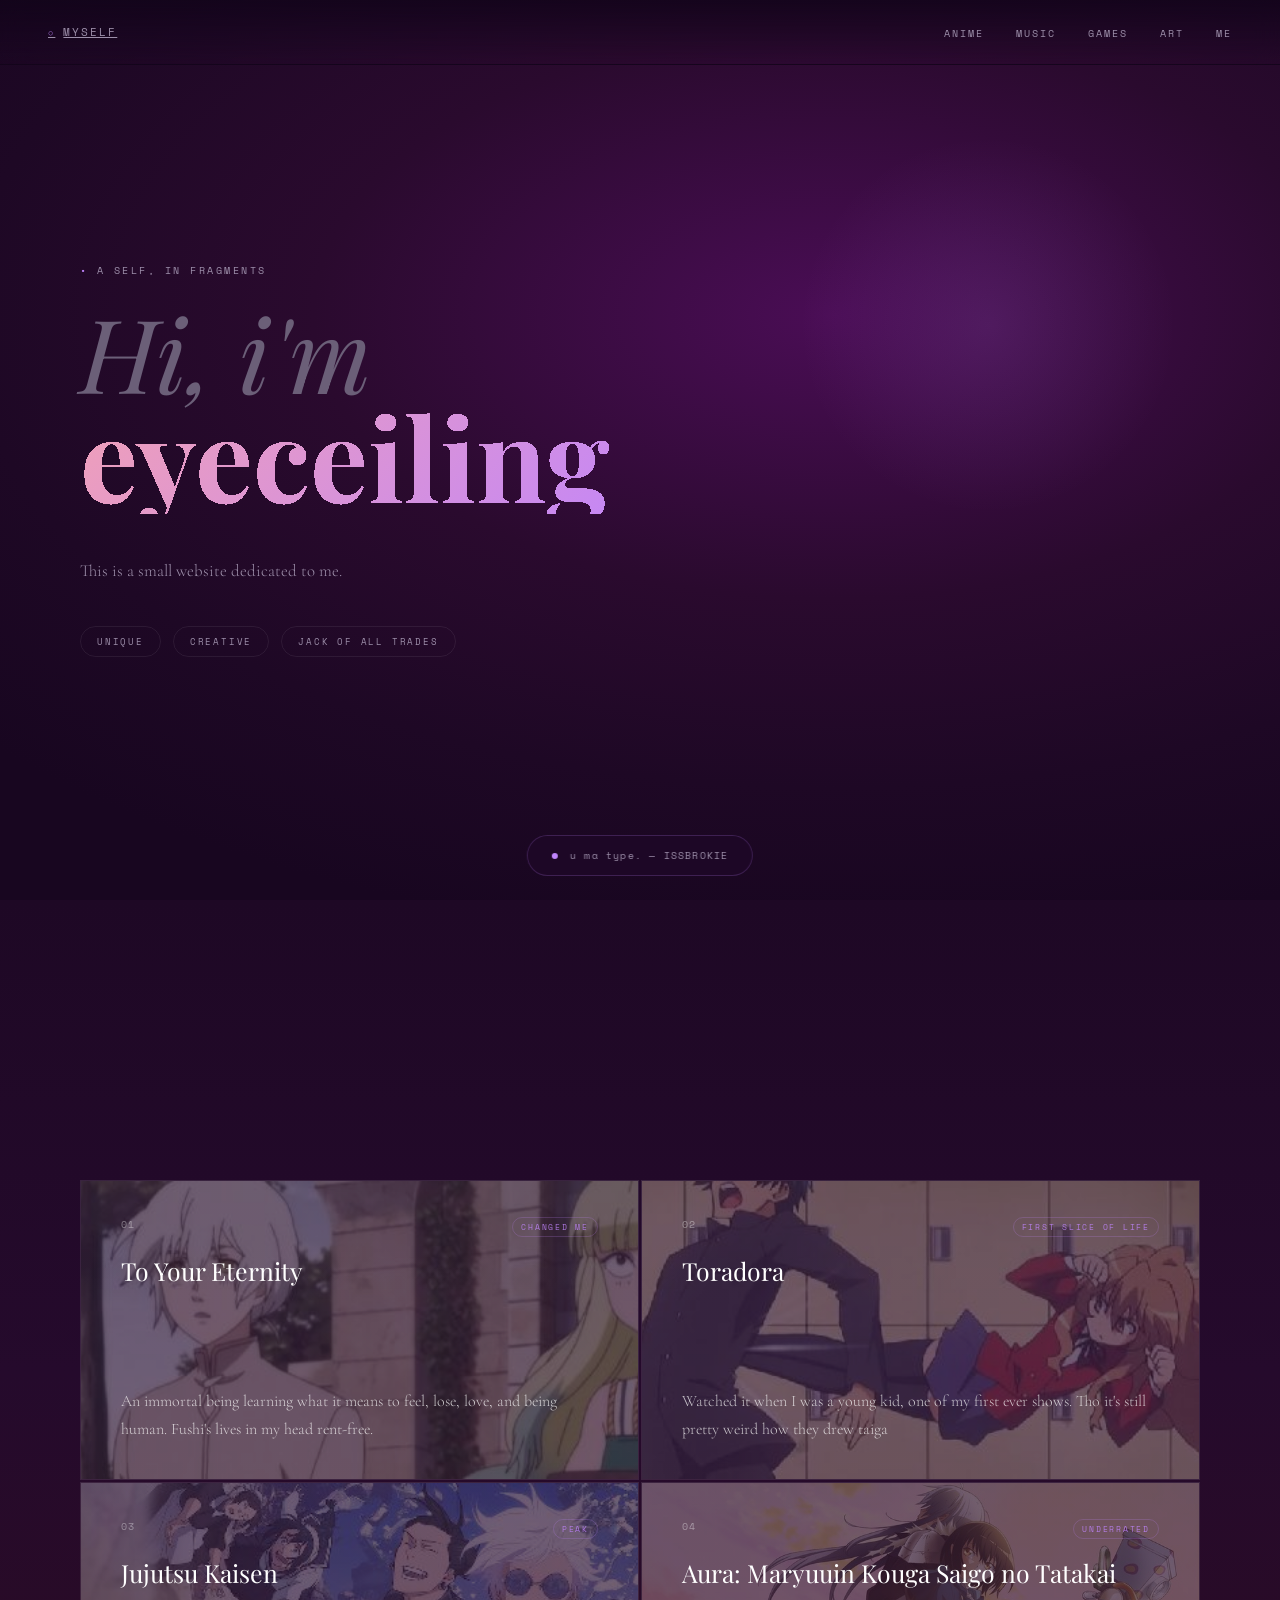
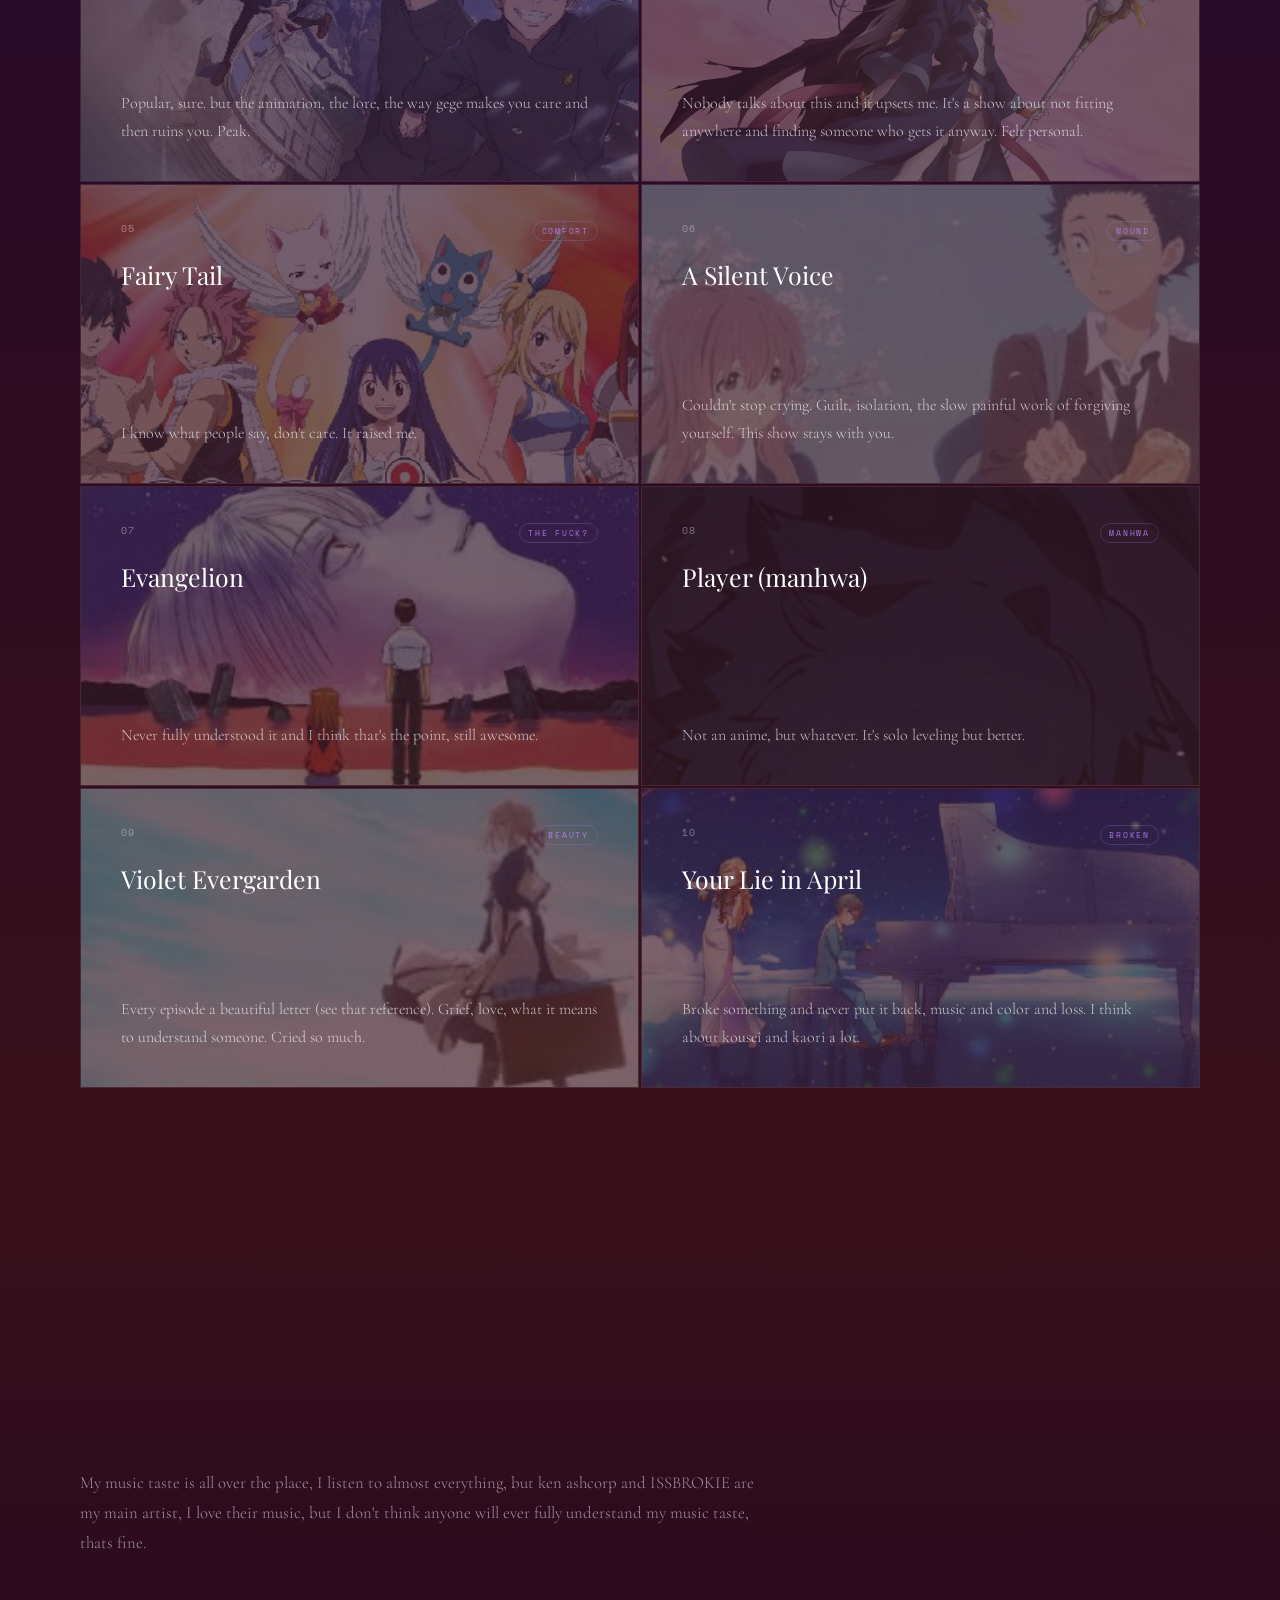
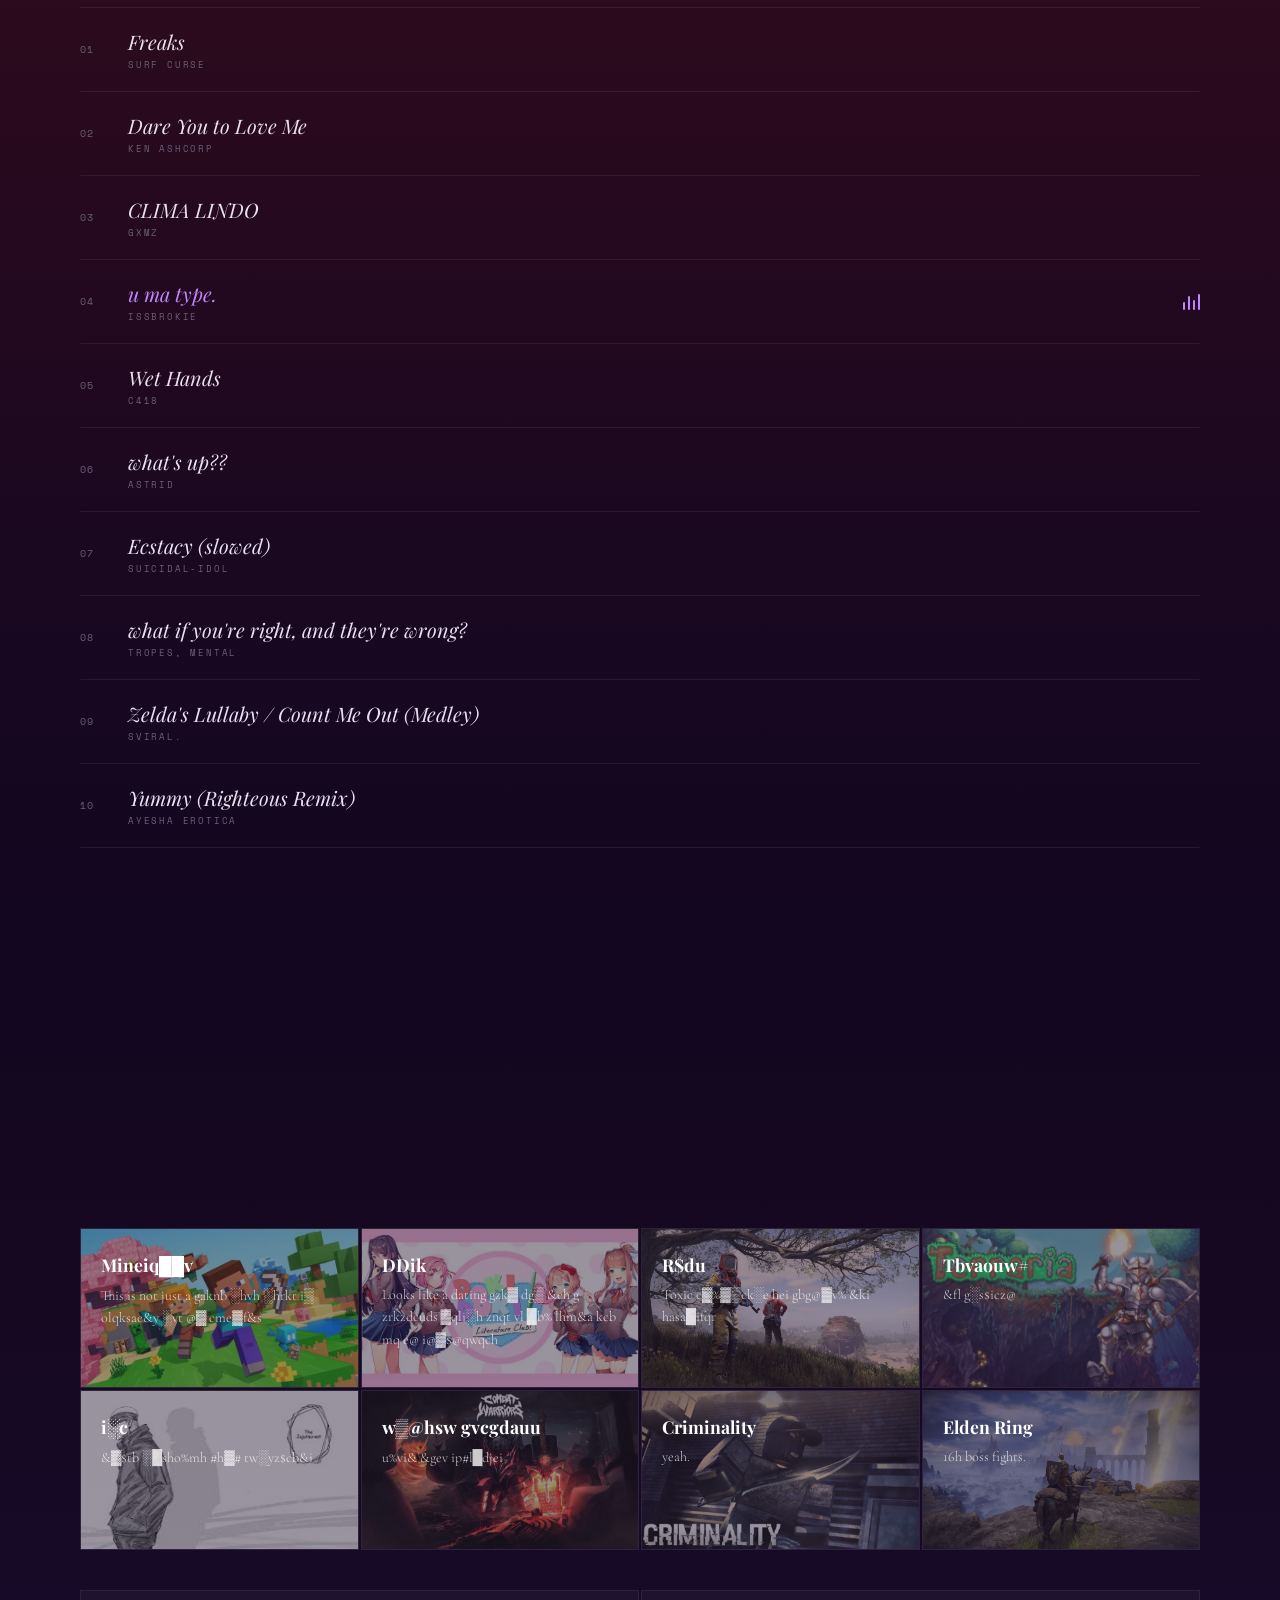
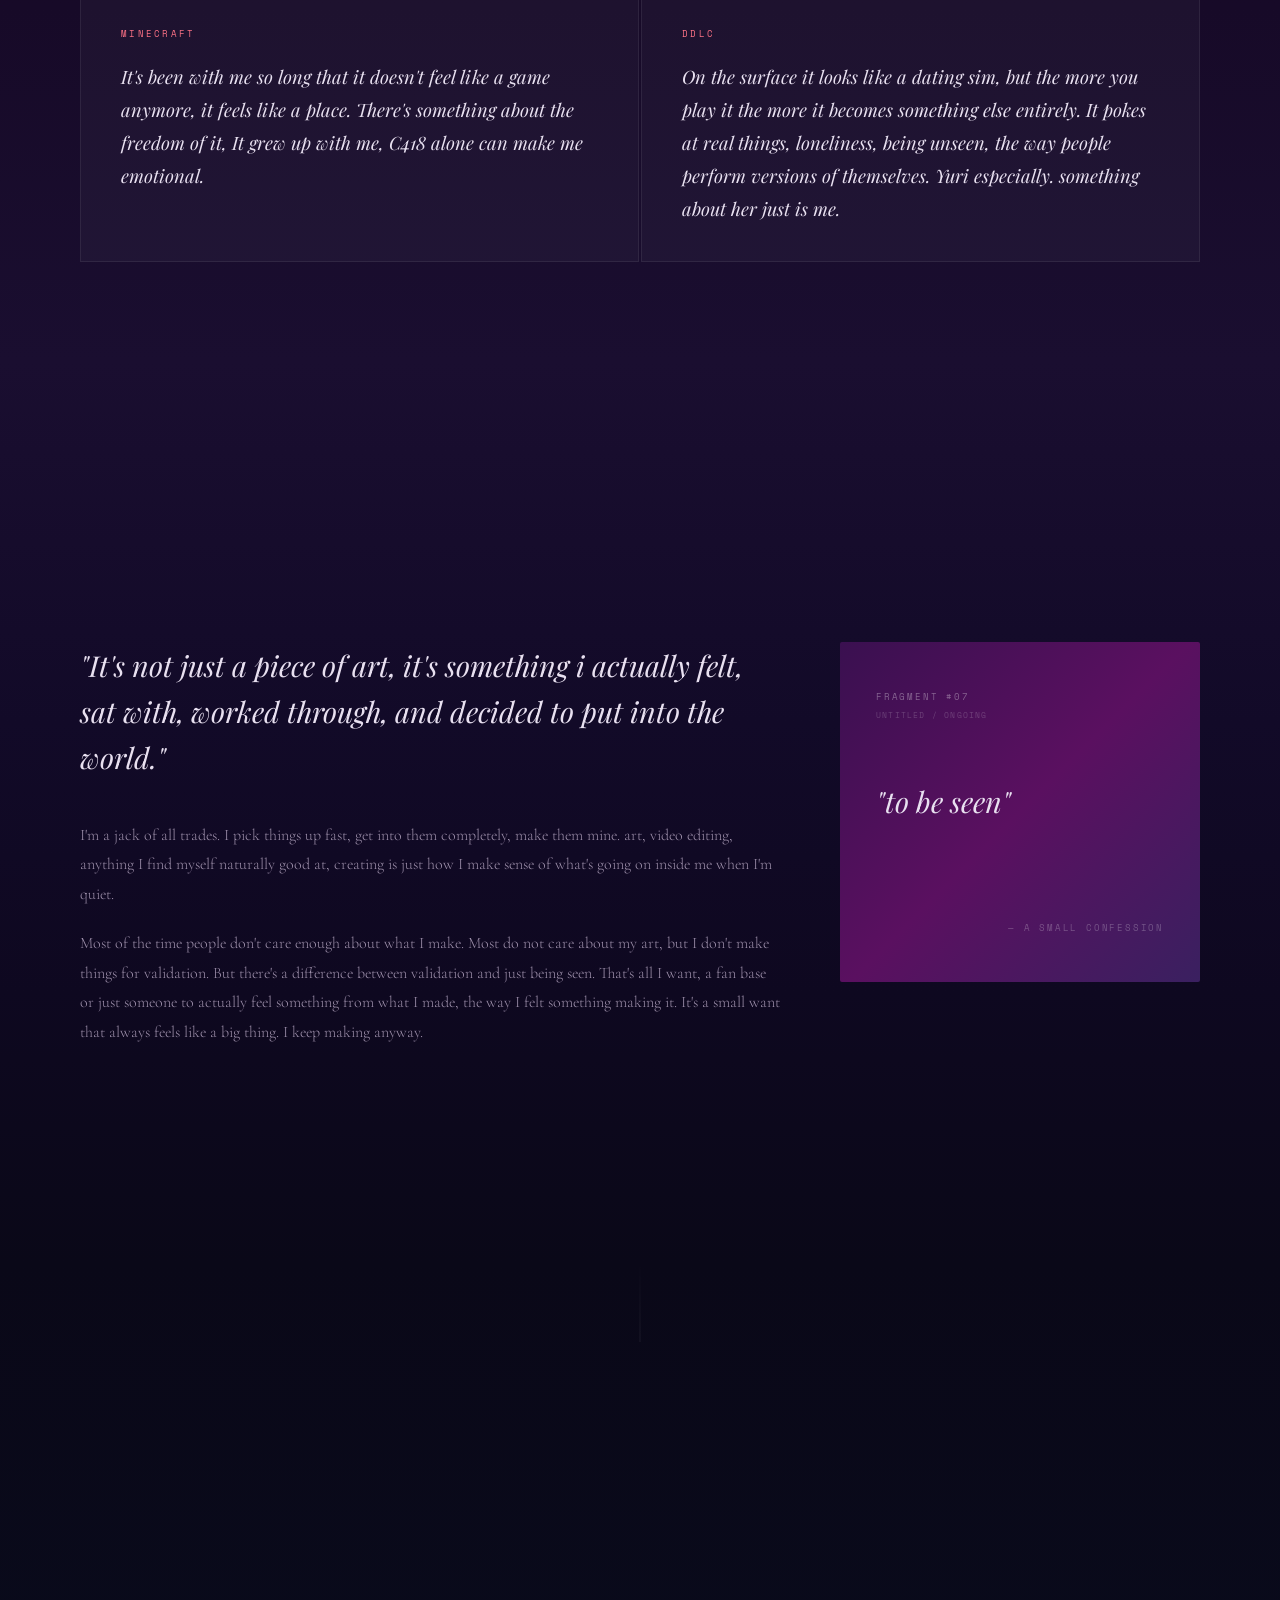
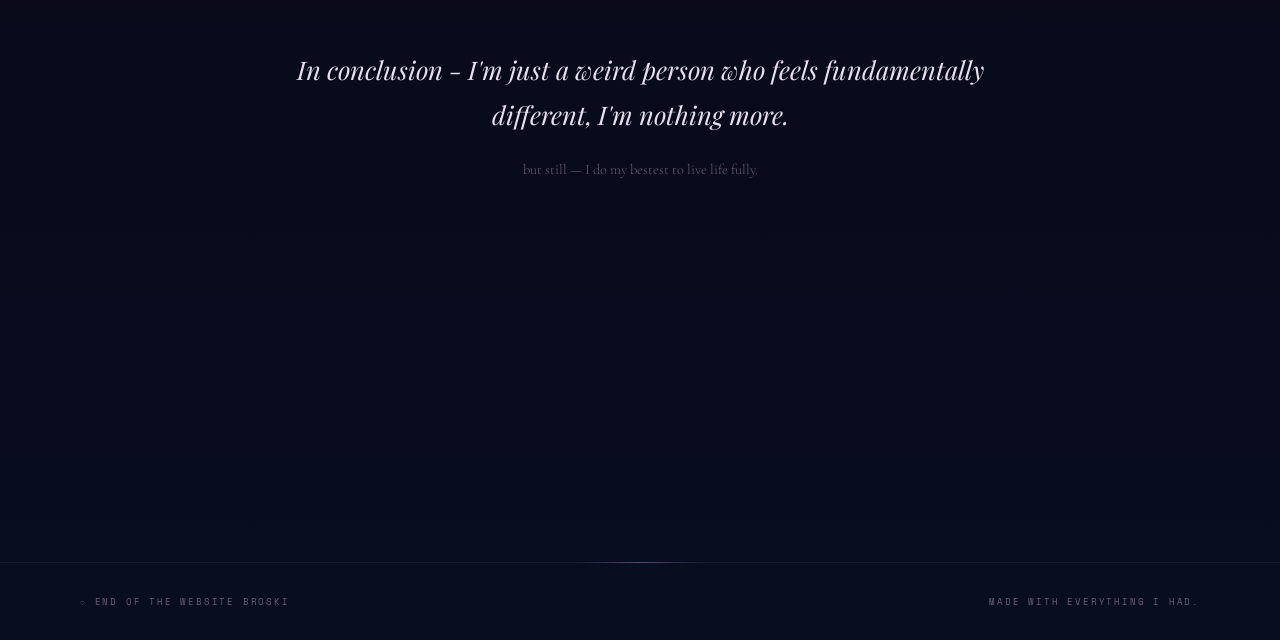
<file: index.html>
<!DOCTYPE html>
<html lang="en">
<head>
<meta charset="UTF-8">
<meta name="viewport" content="width=device-width, initial-scale=1.0">
<title>Myself</title>
<link rel="preconnect" href="https://fonts.googleapis.com">
<link rel="preconnect" href="https://fonts.gstatic.com" crossorigin>
<link href="https://fonts.googleapis.com/css2?family=Cormorant+Garamond:ital,wght@0,300;0,400;0,500;1,300;1,400;1,500&family=Playfair+Display:ital,wght@0,400;0,700;1,400&family=Space+Mono:wght@400;700&display=swap" rel="stylesheet">

<style>
  *, *::before, *::after { box-sizing: border-box; margin: 0; padding: 0; }

  :root {
    --bg-hero: #2a0a2e;
    --bg-dark: #1a0520;
    --bg-darker: #0d0115;
    --bg-end: #080d1f;
    --accent-pink: #f0a0b8;
    --accent-lavender: #c084fc;
    --accent-rose: #fb7185;
    --accent-tag: #f472b6;
    --text-main: #e8e0f0;
    --text-muted: #9d8faa;
    --text-dim: #6b5f78;
    --card-bg: rgba(255,255,255,0.04);
    --card-border: rgba(255,255,255,0.07);
    --font-display: 'Playfair Display', serif;
    --font-body: 'Cormorant Garamond', serif;
    --font-mono: 'Space Mono', monospace;
  }

  html { scroll-behavior: smooth; }

  body {
    font-family: var(--font-body);
    background: var(--bg-dark);
    color: var(--text-main);
    overflow-x: hidden;
    cursor: default;
  }

  ::-webkit-scrollbar { width: 4px; }
  ::-webkit-scrollbar-track { background: transparent; }
  ::-webkit-scrollbar-thumb { background: rgba(192,132,252,0.3); border-radius: 2px; }

  /* NAV */
  nav {
    position: fixed;
    top: 0; left: 0; right: 0;
    z-index: 100;
    display: flex;
    justify-content: space-between;
    align-items: center;
    padding: 22px 48px;
    background: linear-gradient(to bottom, rgba(18,4,26,0.85) 0%, transparent 100%);
    backdrop-filter: blur(12px);
    -webkit-backdrop-filter: blur(12px);
    border-bottom: 1px solid transparent;
    transition: border-color 0.4s ease, background 0.4s ease;
  }
  nav.scrolled {
    background: rgba(14,4,22,0.92);
    border-bottom-color: rgba(255,255,255,0.06);
  }
  .nav-logo {
    font-family: var(--font-mono);
    font-size: 11px;
    letter-spacing: 0.18em;
    color: var(--text-muted);
    text-transform: uppercase;
    display: flex;
    align-items: center;
    gap: 8px;
    transition: color 0.3s;
  }
  .nav-logo:hover { color: var(--text-main); }
  .nav-logo::before { content: '○'; color: var(--accent-lavender); font-size: 9px; }
  .nav-links { display: flex; gap: 32px; list-style: none; }
  .nav-links a {
    font-family: var(--font-mono);
    font-size: 10px;
    letter-spacing: 0.2em;
    text-transform: uppercase;
    color: var(--text-muted);
    text-decoration: none;
    position: relative;
    transition: color 0.3s ease;
  }
  .nav-links a::after {
    content: '';
    position: absolute;
    bottom: -3px; left: 0;
    width: 0; height: 1px;
    background: var(--accent-lavender);
    transition: width 0.3s ease;
  }
  .nav-links a:hover { color: var(--accent-lavender); }
  .nav-links a:hover::after { width: 100%; }

  /* SECTION SHARED */
  section { min-height: 100vh; padding: 100px 80px; position: relative; }
  .section-label {
    font-family: var(--font-mono);
    font-size: 10px;
    letter-spacing: 0.25em;
    text-transform: uppercase;
    color: var(--accent-rose);
    margin-bottom: 16px;
    opacity: 0;
    transform: translateY(10px);
    transition: opacity 0.6s ease, transform 0.6s ease;
  }
  .section-title {
    font-family: var(--font-display);
    font-size: clamp(2rem, 4vw, 3.2rem);
    font-weight: 400;
    color: var(--text-main);
    margin-bottom: 60px;
    padding-bottom: 20px;
    border-bottom: 1px solid var(--card-border);
    position: relative;
    opacity: 0;
    transform: translateY(14px);
    transition: opacity 0.7s ease 0.1s, transform 0.7s ease 0.1s;
  }
  .section-title::after {
    content: '';
    position: absolute;
    bottom: -1px; left: 0;
    width: 60px; height: 1px;
    background: linear-gradient(to right, var(--accent-lavender), transparent);
    opacity: 0;
    transition: opacity 0.8s ease 0.5s;
  }
  .visible .section-label,
  .visible .section-title { opacity: 1; transform: translateY(0); }
  .visible .section-title::after { opacity: 1; }

  /* HERO AMBIENT ORB */
  .hero-orb {
    position: absolute;
    top: 15%; right: 8%;
    width: 380px; height: 380px;
    border-radius: 50%;
    background: radial-gradient(circle, rgba(192,132,252,0.12) 0%, transparent 70%);
    pointer-events: none;
    animation: orbFloat 8s ease-in-out infinite;
  }
  @keyframes orbFloat {
    0%, 100% { transform: translateY(0) scale(1); }
    50% { transform: translateY(-24px) scale(1.05); }
  }

  /* HERO */
  #hero {
    background: radial-gradient(ellipse 90% 70% at 65% 35%, #4a0d55 0%, #2a0a2e 45%, #1e0825 75%, #180620 100%);
    display: flex; flex-direction: column; justify-content: center;
    min-height: 100vh; padding-top: 120px;
  }
  .hero-eyebrow {
    font-family: var(--font-mono); font-size: 10px; letter-spacing: 0.25em;
    text-transform: uppercase; color: var(--text-muted); margin-bottom: 28px;
    display: flex; align-items: center; gap: 8px;
    opacity: 0; animation: fadeUp 0.8s ease 0.2s forwards;
  }
  .hero-eyebrow::before { content: '•'; color: var(--accent-lavender); }
  .hero-hi {
    font-family: var(--font-display); font-size: clamp(3rem, 8vw, 7rem);
    font-weight: 400; font-style: italic; color: var(--text-dim);
    line-height: 0.9; margin-bottom: 0;
    opacity: 0; animation: fadeUp 0.9s ease 0.4s forwards;
  }
  .hero-name {
    font-family: var(--font-display); font-size: clamp(3rem, 9vw, 8rem);
    font-weight: 700; line-height: 1; margin-bottom: 10px;
    background: linear-gradient(135deg, var(--accent-pink) 0%, var(--accent-lavender) 60%, #e879f9 100%);
    -webkit-background-clip: text; -webkit-text-fill-color: transparent; background-clip: text;
    opacity: 0; animation: fadeUp 1s ease 0.55s forwards;
  }
  .hero-desc {
    font-family: var(--font-body); font-size: 1.05rem; line-height: 1.8;
    color: var(--text-muted); max-width: 520px; margin-top: 32px; font-weight: 300;
    opacity: 0; animation: fadeUp 0.9s ease 0.8s forwards;
  }
  .hero-tags {
    display: flex; gap: 12px; flex-wrap: wrap; margin-top: 40px;
    opacity: 0; animation: fadeUp 0.9s ease 1s forwards;
  }
  .hero-tag {
    font-family: var(--font-mono); font-size: 9px; letter-spacing: 0.2em;
    text-transform: uppercase; border: 1px solid var(--card-border);
    padding: 8px 16px; border-radius: 40px; color: var(--text-muted);
    transition: border-color 0.3s, color 0.3s, transform 0.2s, box-shadow 0.3s;
  }
  .hero-tag:hover {
    border-color: var(--accent-lavender); color: var(--accent-lavender);
    transform: translateY(-2px); box-shadow: 0 4px 20px rgba(192,132,252,0.15);
  }

  /* ANIME */
  #anime { background: linear-gradient(180deg, #1e0825 0%, #250a2c 25%, #2e0c20 60%, #38101a 100%); }
  .anime-grid { display: grid; grid-template-columns: 1fr 1fr; gap: 2px; }
  .anime-card {
    background: var(--card-bg); border: 1px solid var(--card-border);
    padding: 36px 40px; min-height: 300px;
    position: relative; overflow: hidden;
    opacity: 0; transform: translateY(20px);
    transition: opacity 0.5s ease, transform 0.5s ease, background 0.4s ease, border-color 0.4s ease;
  }
  .anime-card::after {
    content: ''; position: absolute; inset: 0;
    background: linear-gradient(135deg, rgba(192,132,252,0.06) 0%, transparent 60%);
    opacity: 0; transition: opacity 0.4s ease; pointer-events: none;
  }
  .anime-card:hover::after { opacity: 1; }
  .anime-card.visible { opacity: 1; transform: translateY(0); }
  .anime-card:hover { background: rgba(255,255,255,0.06); border-color: rgba(192,132,252,0.18); }
  .anime-card-bg {
    position: absolute; inset: 0; background-size: cover; background-position: center top;
    mix-blend-mode: overlay; opacity: 0.32; transition: opacity 0.5s ease, transform 0.6s ease;
  }
  .anime-card:hover .anime-card-bg { opacity: 0.52; transform: scale(1.03); }
  .anime-card-content { position: relative; z-index: 1; display: flex; flex-direction: column; height: 100%; }
  .anime-card-top { display: flex; justify-content: space-between; align-items: flex-start; margin-bottom: 18px; }
  .anime-num { font-family: var(--font-mono); font-size: 10px; color: rgba(255,255,255,0.4); letter-spacing: 0.1em; }
  .anime-tag {
    font-family: var(--font-mono); font-size: 8px; letter-spacing: 0.22em;
    text-transform: uppercase; color: var(--accent-lavender); opacity: 0.85;
    border: 1px solid rgba(192,132,252,0.25); padding: 3px 8px; border-radius: 20px;
  }
  .anime-title { font-family: var(--font-display); font-size: 1.55rem; font-weight: 400; color: #ffffff; margin-bottom: 12px; line-height: 1.25; }
  .anime-desc { font-family: var(--font-body); font-size: 1rem; line-height: 1.75; color: rgba(255,255,255,0.72); font-weight: 300; margin-top: auto; }

  /* MUSIC */
  #music { background: linear-gradient(180deg, #38101a 0%, #28091e 40%, #1a0820 70%, #130620 100%); }
  .music-intro {
    font-family: var(--font-body); font-size: 1.05rem; line-height: 1.8;
    color: var(--text-muted); max-width: 680px; font-weight: 300; margin-bottom: 48px;
    opacity: 0; transform: translateY(12px); transition: opacity 0.7s ease 0.2s, transform 0.7s ease 0.2s;
  }
  .music-intro.visible { opacity: 1; transform: translateY(0); }
  .track-list { border-top: 1px solid var(--card-border); }
  .track {
    display: grid; grid-template-columns: 48px 1fr auto; align-items: center;
    padding: 20px 0; border-bottom: 1px solid var(--card-border); cursor: pointer;
    position: relative; opacity: 0; transform: translateX(-10px); border-radius: 2px;
    transition: opacity 0.5s ease, transform 0.5s ease, padding-left 0.3s ease, background 0.3s ease;
  }
  .track::before {
    content: ''; position: absolute; left: -80px; top: 0; bottom: 0;
    width: 2px; background: var(--accent-lavender); opacity: 0;
    transition: opacity 0.3s ease, left 0.3s ease; border-radius: 1px;
  }
  .track.visible { opacity: 1; transform: translateX(0); }
  .track:hover { padding-left: 16px; background: rgba(192,132,252,0.03); }
  .track:hover::before { opacity: 1; left: 0; }
  .track:hover .track-title { color: var(--accent-lavender); }
  .track:hover .track-num { color: rgba(255,255,255,0.5); }
  .track-num { font-family: var(--font-mono); font-size: 10px; color: var(--text-dim); letter-spacing: 0.1em; }
  .track-info { display: flex; flex-direction: column; gap: 3px; }
  .track-title { font-family: var(--font-display); font-size: 1.25rem; font-style: italic; color: var(--text-main); transition: color 0.3s; }
  .track-artist { font-family: var(--font-mono); font-size: 9px; letter-spacing: 0.2em; text-transform: uppercase; color: var(--text-dim); }
  .track-playing-indicator { display: flex; gap: 3px; align-items: flex-end; height: 18px; opacity: 0; transition: opacity 0.3s; }
  .track-playing-indicator span { display: block; width: 2px; background: var(--accent-lavender); border-radius: 1px; animation: bar 0.8s ease-in-out infinite alternate; }
  .track-playing-indicator span:nth-child(1) { height: 8px; animation-delay: 0s; }
  .track-playing-indicator span:nth-child(2) { height: 14px; animation-delay: 0.15s; }
  .track-playing-indicator span:nth-child(3) { height: 10px; animation-delay: 0.3s; }
  .track-playing-indicator span:nth-child(4) { height: 16px; animation-delay: 0.45s; }
  .track.playing .track-playing-indicator { opacity: 1; }
  .track.playing .track-title { color: var(--accent-lavender); }
  @keyframes bar { from { transform: scaleY(0.4); } to { transform: scaleY(1); } }
  .now-playing-bar {
    position: fixed; bottom: 24px; left: 50%;
    transform: translateX(-50%) translateY(80px);
    background: rgba(30,8,40,0.95); border: 1px solid rgba(192,132,252,0.2);
    backdrop-filter: blur(20px); border-radius: 50px; padding: 12px 24px;
    display: flex; align-items: center; gap: 12px;
    font-family: var(--font-mono); font-size: 10px; color: var(--text-muted);
    letter-spacing: 0.12em; transition: transform 0.4s cubic-bezier(0.34,1.56,0.64,1);
    z-index: 200; white-space: nowrap;
  }
  .now-playing-bar.active { transform: translateX(-50%) translateY(0); }
  .now-playing-bar .dot { width: 6px; height: 6px; border-radius: 50%; background: var(--accent-lavender); animation: pulse-dot 1.2s ease infinite; }
  @keyframes pulse-dot { 0%, 100% { opacity: 1; transform: scale(1); } 50% { opacity: 0.4; transform: scale(0.6); } }

  /* GAMES */
  #games { background: linear-gradient(180deg, #130620 0%, #160820 30%, #170a28 65%, #1a0e30 100%); }
  .games-grid { display: grid; grid-template-columns: repeat(4, 1fr); gap: 2px; margin-bottom: 40px; }
  .game-card {
    position: relative; padding: 24px 20px; background: var(--card-bg);
    border: 1px solid var(--card-border); overflow: hidden; min-height: 160px;
    transition: transform 0.2s ease; opacity: 0; animation: none;
  }
  .game-card.visible { opacity: 1; }
  .game-card:hover { transform: translateY(-2px); }

  .game-card-content { position: relative; z-index: 1; }
  .game-name { font-family: var(--font-display); font-size: 1.1rem; font-weight: 700; color: #ffffff; margin-bottom: 8px; }
  .game-desc { font-family: var(--font-body); font-size: 0.88rem; line-height: 1.6; color: rgba(255,255,255,0.78); font-weight: 300; }
  .game-spotlight-grid { display: grid; grid-template-columns: 1fr 1fr; gap: 2px; }
  .game-spotlight {
    background: rgba(255,255,255,0.03); border: 1px solid var(--card-border);
    padding: 36px 40px; opacity: 0; transform: translateY(16px);
    transition: opacity 0.7s ease, transform 0.7s ease;
  }
  .game-spotlight.visible { opacity: 1; transform: translateY(0); }
  .spotlight-label { font-family: var(--font-mono); font-size: 9px; letter-spacing: 0.25em; text-transform: uppercase; color: var(--accent-rose); margin-bottom: 20px; }
  .spotlight-text { font-family: var(--font-display); font-size: 1.15rem; font-style: italic; line-height: 1.8; color: var(--text-main); font-weight: 400; }

  /* HANDS */
  #hands { background: linear-gradient(180deg, #1a0e30 0%, #120a28 40%, #0e0820 70%, #0a0818 100%); }
  .hands-layout { display: grid; grid-template-columns: 1fr 360px; gap: 60px; align-items: start; }
  .hands-quote {
    font-family: var(--font-display); font-size: clamp(1.3rem, 2.5vw, 1.8rem);
    font-style: italic; line-height: 1.6; color: var(--text-main); margin-bottom: 40px; font-weight: 400;
    opacity: 0; transform: translateY(14px); transition: opacity 0.8s ease, transform 0.8s ease;
  }
  .hands-quote.visible { opacity: 1; transform: translateY(0); }
  .hands-body {
    font-family: var(--font-body); font-size: 1rem; line-height: 1.85;
    color: var(--text-muted); font-weight: 300;
    opacity: 0; transform: translateY(12px); transition: opacity 0.8s ease 0.15s, transform 0.8s ease 0.15s;
  }
  .hands-body.visible { opacity: 1; transform: translateY(0); }
  .hands-body p + p { margin-top: 20px; }
  .confession-card {
    background: linear-gradient(135deg, #3a1050 0%, #5a1060 50%, #3a2060 100%);
    padding: 48px 36px; border-radius: 2px;
    display: flex; flex-direction: column; justify-content: space-between;
    min-height: 340px; position: relative; overflow: hidden;
    opacity: 0; transform: translateX(16px); transition: opacity 0.8s ease 0.2s, transform 0.8s ease 0.2s;
  }
  .confession-card.visible { opacity: 1; transform: translateX(0); }
  .confession-video { position: absolute; inset: 0; width: 100%; height: 100%; object-fit: cover; opacity: 0.18; mix-blend-mode: luminosity; }
  .confession-card-content { position: relative; z-index: 1; }
  .fragment-label { font-family: var(--font-mono); font-size: 9px; letter-spacing: 0.2em; text-transform: uppercase; color: rgba(255,255,255,0.35); margin-bottom: 6px; }
  .fragment-sublabel { font-family: var(--font-mono); font-size: 8px; letter-spacing: 0.15em; text-transform: uppercase; color: rgba(255,255,255,0.2); margin-bottom: 60px; }
  .confession-text { font-family: var(--font-display); font-size: 1.8rem; font-style: italic; line-height: 1.4; color: var(--text-main); font-weight: 400; }
  .confession-text em { font-style: normal; color: var(--accent-lavender); }
  .confession-footer { font-family: var(--font-mono); font-size: 9px; letter-spacing: 0.2em; text-transform: uppercase; color: rgba(255,255,255,0.25); text-align: right; margin-top: 48px; }

  /* CLOSING */
  #me {
    background: linear-gradient(180deg, #0a0818 0%, #080d1f 100%);
    display: flex; flex-direction: column; align-items: center; justify-content: center;
    text-align: center; position: relative;
  }
  #me::before {
    content: ''; position: absolute; top: 0; left: 50%; transform: translateX(-50%);
    width: 1px; height: 80px; background: linear-gradient(to bottom, transparent, var(--card-border));
  }
  .closing-text {
    font-family: var(--font-display); font-size: clamp(1.1rem, 2.5vw, 1.6rem);
    font-style: italic; line-height: 1.75; color: var(--text-main); max-width: 780px; font-weight: 400;
    opacity: 0; transform: translateY(20px); transition: opacity 1s ease, transform 1s ease;
  }
  .closing-text.visible { opacity: 1; transform: translateY(0); }
  .closing-sub {
    font-family: var(--font-body); font-size: 0.9rem; color: var(--text-dim); margin-top: 24px; font-weight: 300;
    opacity: 0; transform: translateY(10px); transition: opacity 0.8s ease 0.3s, transform 0.8s ease 0.3s;
  }
  .closing-sub.visible { opacity: 1; transform: translateY(0); }

  /* FOOTER */
  footer {
    background: var(--bg-end); padding: 32px 80px;
    display: flex; justify-content: space-between; align-items: center;
    border-top: 1px solid var(--card-border); position: relative;
  }
  footer::before {
    content: ''; position: absolute; top: -1px; left: 50%; transform: translateX(-50%);
    width: 120px; height: 1px;
    background: linear-gradient(to right, transparent, var(--accent-lavender), transparent);
    opacity: 0.4;
  }
  .game-card-base {
    position: absolute;
    inset: 0;
    background-size: cover;
    background-position: center;
    mix-blend-mode: overlay;
    opacity: 0.55;
    transition: opacity 0.4s ease;
  }
  .game-card:hover .game-card-base { opacity: 0; }
  .game-card-slide {
    position: absolute;
    inset: 0;
    background-size: cover;
    background-position: center;
    mix-blend-mode: overlay;
    opacity: 0;
    transition: opacity 0.4s ease;
  }
  .game-card-slide.active { opacity: 0.75; }

  .footer-left, .footer-right {
    font-family: var(--font-mono); font-size: 9px; letter-spacing: 0.2em;
    text-transform: uppercase; color: var(--text-dim);
    display: flex; align-items: center; gap: 8px;
  }
  .footer-left::before { content: '○'; color: var(--text-dim); font-size: 8px; }

  @keyframes fadeUp { from { opacity: 0; transform: translateY(20px); } to { opacity: 1; transform: translateY(0); } }

  /* HAMBURGER */
  #hamburger {
    display: none;
    flex-direction: column;
    justify-content: center;
    gap: 5px;
    background: none;
    border: none;
    cursor: pointer;
    padding: 4px;
    z-index: 110;
  }
  #hamburger span {
    display: block;
    width: 22px; height: 1.5px;
    background: var(--text-muted);
    border-radius: 2px;
    transition: transform 0.3s ease, opacity 0.3s ease;
  }
  #hamburger.ham-open span:nth-child(1) { transform: translateY(6.5px) rotate(45deg); }
  #hamburger.ham-open span:nth-child(2) { opacity: 0; }
  #hamburger.ham-open span:nth-child(3) { transform: translateY(-6.5px) rotate(-45deg); }

  @media (max-width: 768px) {
    /* NAV MOBILE */
    nav { padding: 18px 24px; }
    #hamburger { display: flex; }
    .nav-links {
      display: none;
      position: fixed;
      top: 0; left: 0; right: 0; bottom: 0;
      flex-direction: column;
      align-items: center;
      justify-content: center;
      gap: 36px;
      background: rgba(10, 3, 18, 0.97);
      backdrop-filter: blur(20px);
      z-index: 105;
    }
    .nav-links.nav-open { display: flex; }
    .nav-links a { font-size: 14px; letter-spacing: 0.25em; }

    /* SECTIONS */
    section { padding: 80px 24px; min-height: auto; }
    #hero { padding-top: 100px; min-height: 100vh; }

    /* HERO */
    .hero-hi { font-size: clamp(2rem, 12vw, 4rem); }
    .hero-name { font-size: clamp(2.5rem, 14vw, 5rem); }
    .hero-orb { width: 200px; height: 200px; top: 10%; right: 0; }
    .hero-tags { gap: 8px; }
    .hero-tag { font-size: 8px; padding: 6px 12px; }

    /* ANIME */
    .anime-grid { grid-template-columns: 1fr; }
    .anime-card { padding: 24px; min-height: auto; }
    .anime-title { font-size: 1.3rem; }

    /* MUSIC */
    .track { grid-template-columns: 36px 1fr auto; padding: 16px 0; }
    .track-title { font-size: 1rem; }

    /* GAMES */
    .games-grid { grid-template-columns: repeat(2, 1fr); }
    .game-spotlight-grid { grid-template-columns: 1fr; }
    .game-spotlight { padding: 24px; }

    /* HANDS */
    .hands-layout { grid-template-columns: 1fr; gap: 32px; }
    .confession-card { min-height: 260px; padding: 32px 24px; }
    .confession-text { font-size: 1.4rem; }

    /* CLOSING */
    .closing-text { font-size: 1.1rem; padding: 0 8px; }

    /* FOOTER */
    footer { padding: 24px; flex-direction: column; gap: 12px; text-align: center; }

    /* SECTION TITLES */
    .section-title { font-size: clamp(1.6rem, 7vw, 2.4rem); margin-bottom: 36px; }
  }

  @media (max-width: 480px) {
    .games-grid { grid-template-columns: 1fr 1fr; }
    .anime-desc { font-size: 0.9rem; }
    .hero-desc { font-size: 0.95rem; }
  }
  /* SVG filter helper */
  .filters { position: absolute; width: 0; height: 0; pointer-events: none; }

  /* MORPH EFFECT — hero name only */
  .hero-name-wrap {
    filter: url(#threshold);
    position: relative;
    display: inline-block;
  }
  .hero-name-morph {
    display: block;
  }
  @keyframes morphPulse {
    0%, 100% { filter: blur(0px); opacity: 1; }
    30%       { filter: blur(6px); opacity: 0.85; }
    50%       { filter: blur(0px); opacity: 1; }
    70%       { filter: blur(4px); opacity: 0.9; }
  }

  /* SCRAMBLE — applied via JS, no extra CSS needed */
  .scramble-target { cursor: default; }
</style>
<script src="main.js" defer></script>

<!-- SVG filter for morph blur threshold effect -->
<svg class="filters" xmlns="http://www.w3.org/2000/svg">
  <defs>
    <filter id="threshold">
      <feColorMatrix in="SourceGraphic" type="matrix"
        values="1 0 0 0 0
                0 1 0 0 0
                0 0 1 0 0
                0 0 0 255 -140" />
    </filter>
  </defs>
</svg>
</head>
<body>

<nav>
  <a class="nav-logo" href="https://rentry.co/leftpocket" target="_blank" rel="noopener">Myself</a>
  <button id="hamburger" aria-label="Menu">
    <span></span><span></span><span></span>
  </button>
  <ul class="nav-links">
    <li><a href="#anime">Anime</a></li>
    <li><a href="#music">Music</a></li>
    <li><a href="#games">Games</a></li>
    <li><a href="#hands">Art</a></li>
    <li><a href="#me">Me</a></li>
  </ul>
</nav>

<section id="hero">
  <div class="hero-orb"></div>
  <div class="hero-eyebrow scramble-target">A Self, In Fragments</div>
  <div class="hero-hi scramble-target">Hi, i'm</div>
  <div class="hero-name-wrap">
    <div class="hero-name hero-name-morph">eyeceiling</div>
  </div>
  <p class="hero-desc scramble-target">This is a small website dedicated to me.</p>
  <div class="hero-tags">
    <span class="hero-tag">Unique</span>
    <span class="hero-tag">Creative</span>
    <span class="hero-tag">Jack of All Trades</span>
  </div>
</section>

<section id="anime">
  <div class="section-label scramble-target">B1 — Anime</div>
  <h2 class="section-title scramble-target">My favorite shows</h2>
  <div class="anime-grid">
    <div class="anime-card">
      <div class="anime-card-bg" style="background-image: url('to-your-eternity.jpg');"></div>
      <div class="anime-card-content">
        <div class="anime-card-top"><span class="anime-num">01</span><span class="anime-tag scramble-target">Changed Me</span></div>
        <h3 class="anime-title scramble-target">To Your Eternity</h3>
        <p class="anime-desc scramble-target">An immortal being learning what it means to feel, lose, love, and being human. Fushi's lives in my head rent-free.</p>
      </div>
    </div>
    <div class="anime-card">
      <div class="anime-card-bg" style="background-image: url('toradora.jpg');"></div>
      <div class="anime-card-content">
        <div class="anime-card-top"><span class="anime-num">02</span><span class="anime-tag scramble-target">First Slice of Life</span></div>
        <h3 class="anime-title scramble-target">Toradora</h3>
        <p class="anime-desc scramble-target">Watched it when I was a young kid, one of my first ever shows. Tho it's still pretty weird how they drew taiga</p>
      </div>
    </div>
    <div class="anime-card">
      <div class="anime-card-bg" style="background-image: url('jujustu.jpg');"></div>
      <div class="anime-card-content">
        <div class="anime-card-top"><span class="anime-num">03</span><span class="anime-tag scramble-target">Peak</span></div>
        <h3 class="anime-title scramble-target">Jujutsu Kaisen</h3>
        <p class="anime-desc scramble-target">Popular, sure. but the animation, the lore, the way gege makes you care and then ruins you. Peak.</p>
      </div>
    </div>
    <div class="anime-card">
      <div class="anime-card-bg" style="background-image: url('aura-maryuuin.jpg');"></div>
      <div class="anime-card-content">
        <div class="anime-card-top"><span class="anime-num">04</span><span class="anime-tag scramble-target">Underrated</span></div>
        <h3 class="anime-title scramble-target">Aura: Maryuuin Kouga Saigo no Tatakai</h3>
        <p class="anime-desc scramble-target">Nobody talks about this and it upsets me. It's a show about not fitting anywhere and finding someone who gets it anyway. Felt personal.</p>
      </div>
    </div>
    <div class="anime-card">
      <div class="anime-card-bg" style="background-image: url('fairy-tail.jpg');"></div>
      <div class="anime-card-content">
        <div class="anime-card-top"><span class="anime-num">05</span><span class="anime-tag scramble-target">Comfort</span></div>
        <h3 class="anime-title scramble-target">Fairy Tail</h3>
        <p class="anime-desc scramble-target">I know what people say, don't care. It raised me.</p>
      </div>
    </div>
    <div class="anime-card">
      <div class="anime-card-bg" style="background-image: url('a-silent-voice.jpg');"></div>
      <div class="anime-card-content">
        <div class="anime-card-top"><span class="anime-num">06</span><span class="anime-tag scramble-target">Wound</span></div>
        <h3 class="anime-title scramble-target">A Silent Voice</h3>
        <p class="anime-desc scramble-target">Couldn't stop crying. Guilt, isolation, the slow painful work of forgiving yourself. This show stays with you.</p>
      </div>
    </div>
    <div class="anime-card">
      <div class="anime-card-bg" style="background-image: url('evangelion.jpg');"></div>
      <div class="anime-card-content">
        <div class="anime-card-top"><span class="anime-num">07</span><span class="anime-tag scramble-target">The Fuck?</span></div>
        <h3 class="anime-title scramble-target">Evangelion</h3>
        <p class="anime-desc scramble-target">Never fully understood it and I think that's the point, still awesome.</p>
      </div>
    </div>
    <div class="anime-card">
      <div class="anime-card-bg" style="background-image: url('player-manhwa.jpg');"></div>
      <div class="anime-card-content">
        <div class="anime-card-top"><span class="anime-num">08</span><span class="anime-tag scramble-target">Manhwa</span></div>
        <h3 class="anime-title scramble-target">Player (manhwa)</h3>
        <p class="anime-desc scramble-target">Not an anime, but whatever. It's solo leveling but better.</p>
      </div>
    </div>
    <div class="anime-card">
      <div class="anime-card-bg" style="background-image: url('violet-evergarden.jpg');"></div>
      <div class="anime-card-content">
        <div class="anime-card-top"><span class="anime-num">09</span><span class="anime-tag scramble-target">Beauty</span></div>
        <h3 class="anime-title scramble-target">Violet Evergarden</h3>
        <p class="anime-desc scramble-target">Every episode a beautiful letter (see that reference). Grief, love, what it means to understand someone. Cried so much.</p>
      </div>
    </div>
    <div class="anime-card">
      <div class="anime-card-bg" style="background-image: url('your-lie-in-april.jpg');"></div>
      <div class="anime-card-content">
        <div class="anime-card-top"><span class="anime-num">10</span><span class="anime-tag scramble-target">Broken</span></div>
        <h3 class="anime-title scramble-target">Your Lie in April</h3>
        <p class="anime-desc scramble-target">Broke something and never put it back, music and color and loss. I think about kousei and kaori a lot.</p>
      </div>
    </div>
  </div>
</section>

<section id="music">
  <div class="section-label scramble-target">B2 — Music</div>
  <h2 class="section-title scramble-target">songs i keep coming back to</h2>
  <p class="music-intro scramble-target">My music taste is all over the place, I listen to almost everything, but ken ashcorp and ISSBROKIE are my main artist, I love their music, but I don't think anyone will ever fully understand my music taste, thats fine.</p>
  <div class="track-list">
    <div class="track" data-src="01-freaks.mp3"><span class="track-num">01</span><div class="track-info"><span class="track-title scramble-target">Freaks</span><span class="track-artist scramble-target">Surf Curse</span></div><div class="track-playing-indicator"><span></span><span></span><span></span><span></span></div></div>
    <div class="track" data-src="02-dare-you-to-love-me.mp3"><span class="track-num">02</span><div class="track-info"><span class="track-title scramble-target">Dare You to Love Me</span><span class="track-artist scramble-target">Ken Ashcorp</span></div><div class="track-playing-indicator"><span></span><span></span><span></span><span></span></div></div>
    <div class="track" data-src="03-clima-lindo.mp3"><span class="track-num">03</span><div class="track-info"><span class="track-title scramble-target">CLIMA LINDO</span><span class="track-artist scramble-target">gxmz</span></div><div class="track-playing-indicator"><span></span><span></span><span></span><span></span></div></div>
    <div class="track" data-src="04-u-ma-type.mp3"><span class="track-num">04</span><div class="track-info"><span class="track-title scramble-target">u ma type.</span><span class="track-artist scramble-target">ISSBROKIE</span></div><div class="track-playing-indicator"><span></span><span></span><span></span><span></span></div></div>
    <div class="track" data-src="05-wet-hands.mp3"><span class="track-num">05</span><div class="track-info"><span class="track-title scramble-target">Wet Hands</span><span class="track-artist scramble-target">C418</span></div><div class="track-playing-indicator"><span></span><span></span><span></span><span></span></div></div>
    <div class="track" data-src="06-whats-up.mp3"><span class="track-num">06</span><div class="track-info"><span class="track-title scramble-target">what's up??</span><span class="track-artist scramble-target">Astrid</span></div><div class="track-playing-indicator"><span></span><span></span><span></span><span></span></div></div>
    <div class="track" data-src="07-ecstacy-slowed.mp3"><span class="track-num">07</span><div class="track-info"><span class="track-title scramble-target">Ecstacy (slowed)</span><span class="track-artist scramble-target">SUICIDAL-IDOL</span></div><div class="track-playing-indicator"><span></span><span></span><span></span><span></span></div></div>
    <div class="track" data-src="08-what-if-youre-right.mp3"><span class="track-num">08</span><div class="track-info"><span class="track-title scramble-target">what if you're right, and they're wrong?</span><span class="track-artist scramble-target">tropes, mental</span></div><div class="track-playing-indicator"><span></span><span></span><span></span><span></span></div></div>
    <div class="track" data-src="09-zeldas-lullaby-medley.mp3"><span class="track-num">09</span><div class="track-info"><span class="track-title scramble-target">Zelda's Lullaby / Count Me Out (Medley)</span><span class="track-artist scramble-target">Sviral.</span></div><div class="track-playing-indicator"><span></span><span></span><span></span><span></span></div></div>
    <div class="track" data-src="10-yummy-righteous.mp3"><span class="track-num">10</span><div class="track-info"><span class="track-title scramble-target">Yummy (Righteous Remix)</span><span class="track-artist scramble-target">Ayesha Erotica</span></div><div class="track-playing-indicator"><span></span><span></span><span></span><span></span></div></div>
  </div>
</section>

<section id="games">
  <div class="section-label scramble-target">B3 — Games</div>
  <h2 class="section-title scramble-target">worlds i live in</h2>
  <div class="games-grid">
    <div class="game-card">
      <div class="game-card-base" style="background-image: url('minecraft.jpg');"></div>
      <div class="game-card-slide" style="background-image: url('minecraft-1.jpg');"></div>
      <div class="game-card-slide" style="background-image: url('minecraft-2.jpg');"></div>
      <div class="game-card-slide" style="background-image: url('minecraft-3.jpg');"></div>
      <div class="game-card-content"><div class="game-name scramble-target">Minecraft</div><div class="game-desc scramble-target">This is not just a game, C418 makes me emotional for no reason.</div></div>
    </div>
    <div class="game-card">
      <div class="game-card-base" style="background-image: url('ddlc.jpg');"></div>
      <div class="game-card-slide" style="background-image: url('ddlc-1.jpg');"></div>
      <div class="game-card-slide" style="background-image: url('ddlc-2.jpg');"></div>
      <div class="game-card-slide" style="background-image: url('ddlc-3.jpg');"></div>
      <div class="game-card-content"><div class="game-name scramble-target">DDLC</div><div class="game-desc scramble-target">Looks like a dating sim, but its a beautiful novel. yuri is me. don't ask me to elaborate.</div></div>
    </div>
    <div class="game-card">
      <div class="game-card-base" style="background-image: url('rust.jpg');"></div>
      <div class="game-card-slide" style="background-image: url('rust-1.jpg');"></div>
      <div class="game-card-slide" style="background-image: url('rust-2.jpg');"></div>
      <div class="game-card-slide" style="background-image: url('rust-3.jpg');"></div>
      <div class="game-card-content"><div class="game-name scramble-target">Rust</div><div class="game-desc scramble-target">Toxic community its perfect for trolling!</div></div>
    </div>
    <div class="game-card">
      <div class="game-card-base" style="background-image: url('terraria.jpg');"></div>
      <div class="game-card-slide" style="background-image: url('terraria-1.jpg');"></div>
      <div class="game-card-slide" style="background-image: url('terraria-2.jpg');"></div>
      <div class="game-card-slide" style="background-image: url('terraria-3.jpg');"></div>
      <div class="game-card-content"><div class="game-name scramble-target">Terraria</div><div class="game-desc scramble-target">Dig forever.</div></div>
    </div>
    <div class="game-card">
      <div class="game-card-base" style="background-image: url('jjs.jpg');"></div>
      <div class="game-card-slide" style="background-image: url('jjs-1.jpg');"></div>
      <div class="game-card-slide" style="background-image: url('jjs-2.jpg');"></div>
      <div class="game-card-slide" style="background-image: url('jjs-3.jpg');"></div>
      <div class="game-card-content"><div class="game-name scramble-target">JJS</div><div class="game-desc scramble-target">Cause problems with strangers.</div></div>
    </div>
    <div class="game-card">
      <div class="game-card-base" style="background-image: url('combat-warriors.jpg');"></div>
      <div class="game-card-slide" style="background-image: url('combat-warriors-1.jpg');"></div>
      <div class="game-card-slide" style="background-image: url('combat-warriors-2.jpg');"></div>
      <div class="game-card-slide" style="background-image: url('combat-warriors-3.jpg');"></div>
      <div class="game-card-content"><div class="game-name scramble-target">Combat Warriors</div><div class="game-desc scramble-target">Cause more problems.</div></div>
    </div>
    <div class="game-card">
      <div class="game-card-base" style="background-image: url('criminality.jpg');"></div>
      <div class="game-card-slide" style="background-image: url('criminality-1.jpg');"></div>
      <div class="game-card-slide" style="background-image: url('criminality-2.jpg');"></div>
      <div class="game-card-slide" style="background-image: url('criminality-3.jpg');"></div>
      <div class="game-card-content"><div class="game-name scramble-target">Criminality</div><div class="game-desc scramble-target">yeah.</div></div>
    </div>
    <div class="game-card">
      <div class="game-card-base" style="background-image: url('elden-ring.jpg');"></div>
      <div class="game-card-slide" style="background-image: url('elden-ring-1.jpg');"></div>
      <div class="game-card-slide" style="background-image: url('elden-ring-2.jpg');"></div>
      <div class="game-card-slide" style="background-image: url('elden-ring-3.jpg');"></div>
      <div class="game-card-content"><div class="game-name scramble-target">Elden Ring</div><div class="game-desc scramble-target">16h boss fights.</div></div>
    </div>
  </div>
  <div class="game-spotlight-grid">
    <div class="game-spotlight">
      <div class="spotlight-label scramble-target">Minecraft</div>
      <p class="spotlight-text scramble-target">It's been with me so long that it doesn't feel like a game anymore, it feels like a place. There's something about the freedom of it, It grew up with me, C418 alone can make me emotional.</p>
    </div>
    <div class="game-spotlight">
      <div class="spotlight-label scramble-target">DDLC</div>
      <p class="spotlight-text scramble-target">On the surface it looks like a dating sim, but the more you play it the more it becomes something else entirely. It pokes at real things, loneliness, being unseen, the way people perform versions of themselves. Yuri especially. something about her just is me.</p>
    </div>
  </div>
</section>

<section id="hands">
  <div class="section-label scramble-target">B4 — What I Make</div>
  <h2 class="section-title scramble-target">art is how i process being alive</h2>
  <div class="hands-layout">
    <div>
      <p class="hands-quote scramble-target">"It's not just a piece of art, it's something i actually felt, sat with, worked through, and decided to put into the world."</p>
      <div class="hands-body">
        <p>I'm a jack of all trades. I pick things up fast, get into them completely, make them mine. art, video editing, anything I find myself naturally good at, creating is just how I make sense of what's going on inside me when I'm quiet.</p>
        <p>Most of the time people don't care enough about what I make. Most do not care about my art, but I don't make things for validation. But there's a difference between validation and just being seen. That's all I want, a fan base or just someone to actually feel something from what I made, the way I felt something making it. It's a small want that always feels like a big thing. I keep making anyway.</p>
      </div>
    </div>
    <div class="confession-card">
      <video class="confession-video" autoplay muted loop playsinline>
        <source src="loop.mp4" type="video/mp4">
      </video>
      <div class="confession-card-content">
        <div class="fragment-label">Fragment #07</div>
        <div class="fragment-sublabel">Untitled / Ongoing</div>
        <div class="confession-text scramble-target">"to be seen"</div>
      </div>
      <div class="confession-footer">— A Small Confession</div>
    </div>
  </div>
</section>

<section id="me">
  <p class="closing-text scramble-target">In conclusion - I'm just a weird person who feels fundamentally different, I'm nothing more.</p>
  <p class="closing-sub scramble-target">but still — I do my bestest to live life fully.</p>
</section>

<footer>
  <div class="footer-left scramble-target">End of the website broski</div>

  <div class="footer-right scramble-target">Made with everything I had.</div>
</footer>

<div class="now-playing-bar" id="nowPlayingBar">
  <div class="dot"></div>
  <span id="nowPlayingText">—</span>
</div>

<audio id="audioPlayer"></audio>

<script>
// NAV SCROLL
const navEl = document.querySelector('nav');
window.addEventListener('scroll', () => {
  navEl.classList.toggle('scrolled', window.scrollY > 40);
}, { passive: true });

// INTERSECTION OBSERVER
const observer = new IntersectionObserver((entries) => {
  entries.forEach(entry => { if (entry.isIntersecting) entry.target.classList.add('visible'); });
}, { threshold: 0.1 });
document.querySelectorAll('.section-label, .section-title, .anime-card, .music-intro, .track, .game-spotlight, .hands-quote, .hands-body, .confession-card, .closing-text, .closing-sub').forEach(el => observer.observe(el));

// Stagger anime cards
document.querySelectorAll('.anime-card').forEach((card, i) => { card.style.transitionDelay = `${i * 0.06}s`; });

// Stagger tracks
document.querySelectorAll('.track').forEach((track, i) => { track.style.transitionDelay = `${i * 0.05}s`; });

// Game cards stagger
document.querySelectorAll('.game-card').forEach((card, i) => {
  card.style.transition = `opacity 0.5s ease ${i * 0.06}s, transform 0.5s ease ${i * 0.06}s`;
  card.style.transform = 'translateY(16px)';
});
const gameObserver = new IntersectionObserver((entries) => {
  entries.forEach(entry => {
    if (entry.isIntersecting) { entry.target.style.opacity = '1'; entry.target.style.transform = 'translateY(0)'; }
  });
}, { threshold: 0.1 });
document.querySelectorAll('.game-card').forEach(el => gameObserver.observe(el));

// GAME CARD IMAGE SLIDESHOW ON HOVER
document.querySelectorAll('.game-card').forEach(card => {
  const slides = card.querySelectorAll('.game-card-slide');
  if (!slides.length) return;
  let timer = null;
  let idx = 0;

  function showSlide(n) {
    slides.forEach(s => s.classList.remove('active'));
    slides[n].classList.add('active');
  }

  function startSlideshow() {
    idx = 0;
    showSlide(idx);
    timer = setInterval(() => {
      idx = (idx + 1) % slides.length;
      showSlide(idx);
    }, 1000);
  }

  function stopSlideshow() {
    clearInterval(timer);
    timer = null;
    idx = 0;
    showSlide(0);
  }

  card.addEventListener('mouseenter', startSlideshow);
  card.addEventListener('mouseleave', stopSlideshow);
});

// MUSIC PLAYER
const audio = document.getElementById('audioPlayer');
const nowPlayingBar = document.getElementById('nowPlayingBar');
const nowPlayingText = document.getElementById('nowPlayingText');
let currentTrack = null;
let hoverTimer = null;

const trackNames = {
  '01-freaks.mp3': 'Freaks — Surf Curse',
  '02-dare-you-to-love-me.mp3': 'Dare You to Love Me — Ken Ashcorp',
  '03-clima-lindo.mp3': 'CLIMA LINDO — gxmz',
  '04-u-ma-type.mp3': 'u ma type. — ISSBROKIE',
  '05-wet-hands.mp3': 'Wet Hands — C418',
  '06-whats-up.mp3': "what's up?? — Astrid",
  '07-ecstacy-slowed.mp3': 'Ecstacy (slowed) — SUICIDAL-IDOL',
  '08-what-if-youre-right.mp3': "what if you're right, and they're wrong? — tropes, mental",
  '09-zeldas-lullaby-medley.mp3': "Zelda's Lullaby / Count Me Out — Sviral.",
  '10-yummy-righteous.mp3': 'Yummy (Righteous Remix) — Ayesha Erotica',
};
const allSrcs = Object.keys(trackNames);

let shuffleQueue = [];
function buildQueue(excludeSrc) {
  let pool = allSrcs.filter(s => s !== excludeSrc);
  for (let i = pool.length - 1; i > 0; i--) {
    const j = Math.floor(Math.random() * (i + 1));
    [pool[i], pool[j]] = [pool[j], pool[i]];
  }
  shuffleQueue = pool;
}
function nextShuffled() {
  if (shuffleQueue.length === 0) buildQueue(currentTrack);
  return shuffleQueue.shift();
}
function playTrack(src) {
  if (currentTrack === src && !audio.paused) return;
  document.querySelectorAll('.track').forEach(t => t.classList.remove('playing'));
  const trackEl = document.querySelector(`.track[data-src="${src}"]`);
  if (trackEl) trackEl.classList.add('playing');
  audio.src = src;
  audio.volume = 0.4;
  audio.play().catch(() => {});
  currentTrack = src;
  nowPlayingText.textContent = trackNames[src] || src;
  nowPlayingBar.classList.add('active');
  buildQueue(src);
}
audio.addEventListener('ended', () => { const next = nextShuffled(); if (next) playTrack(next); });

document.querySelectorAll('.track').forEach(track => {
  track.addEventListener('mouseenter', () => {
    clearTimeout(hoverTimer);
    hoverTimer = setTimeout(() => playTrack(track.dataset.src), 350);
  });
  track.addEventListener('mouseleave', () => clearTimeout(hoverTimer));
  track.addEventListener('click', () => {
    if (currentTrack === track.dataset.src && !audio.paused) {
      audio.pause(); track.classList.remove('playing');
    } else if (currentTrack === track.dataset.src && audio.paused) {
      audio.play().catch(() => {}); track.classList.add('playing');
    } else {
      playTrack(track.dataset.src);
    }
  });
});

let autoplayFired = false;
function fireAutoplay() {
  if (autoplayFired) return;
  autoplayFired = true;
  playTrack(allSrcs[Math.floor(Math.random() * allSrcs.length)]);
  ['click','scroll','keydown','touchstart'].forEach(e => window.removeEventListener(e, fireAutoplay));
}
['click','scroll','keydown','touchstart'].forEach(e => window.addEventListener(e, fireAutoplay));
</script>
</body>
</html>
</file>
